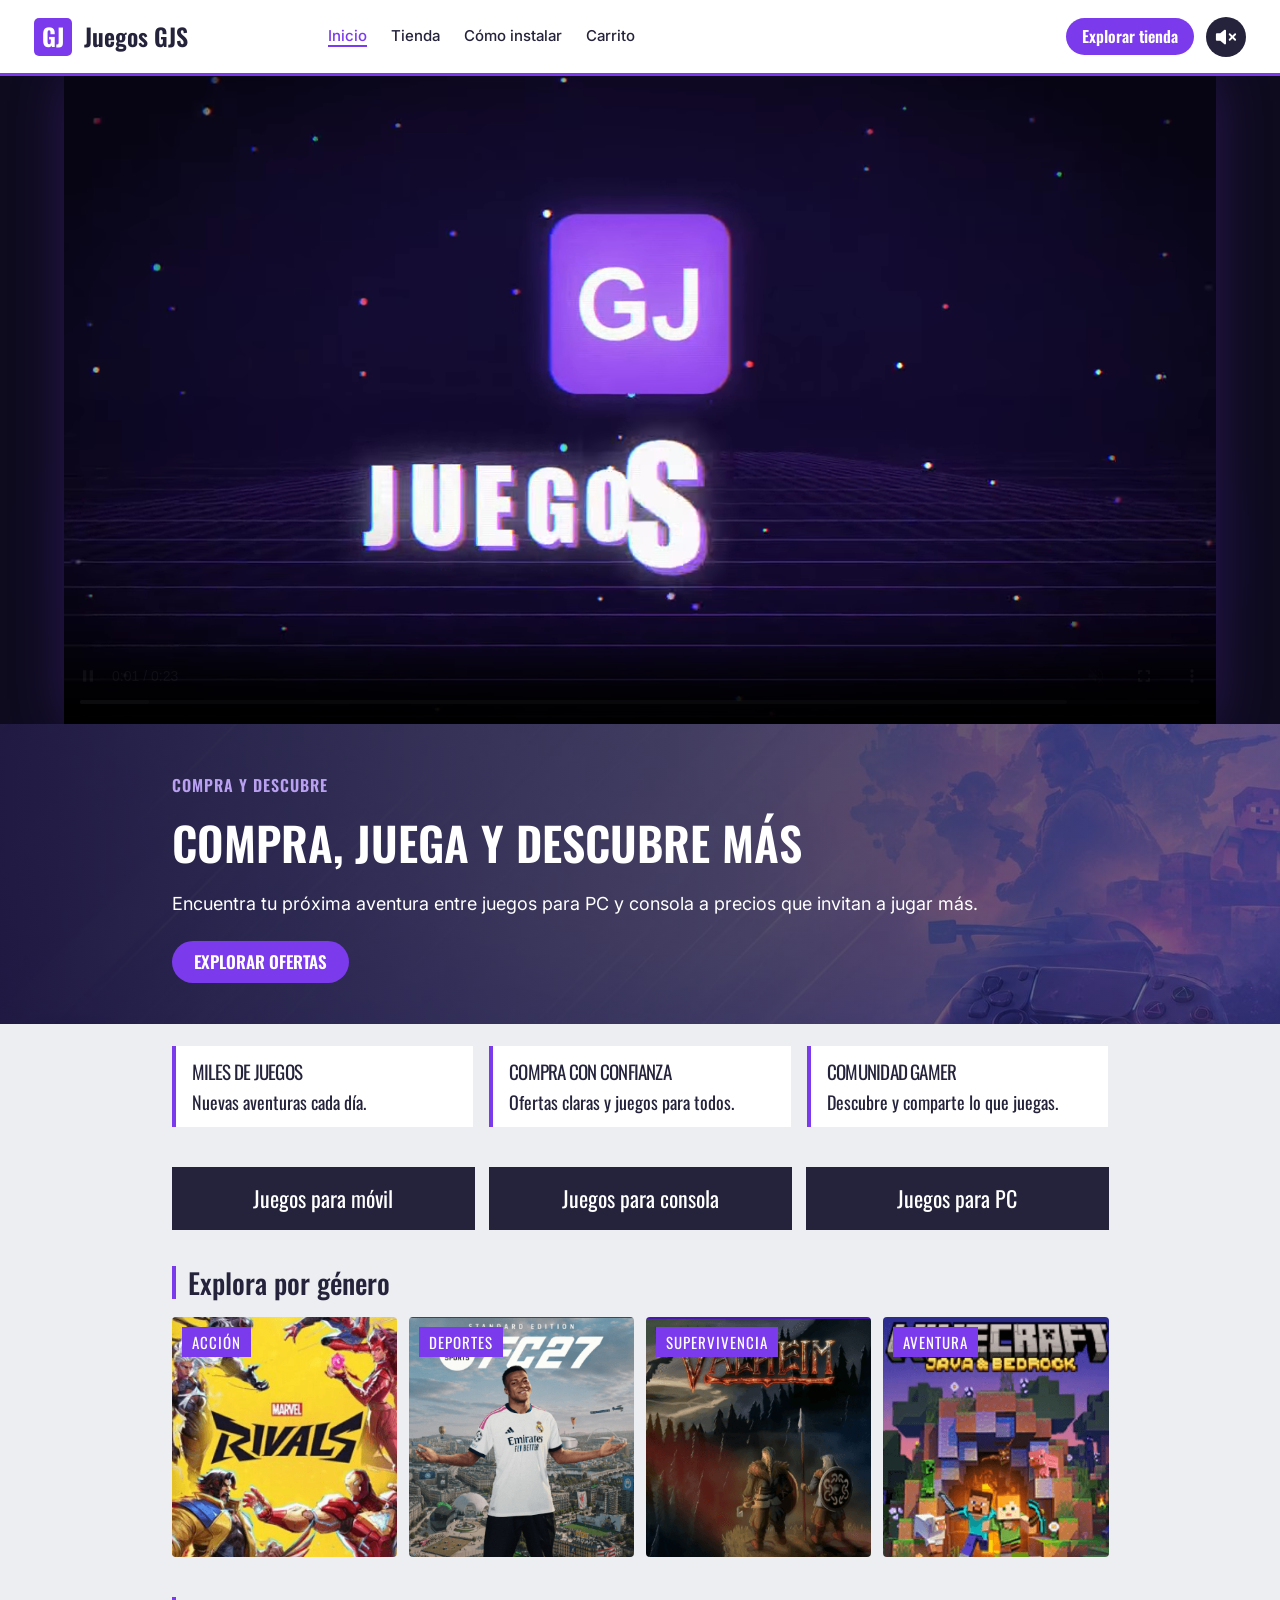
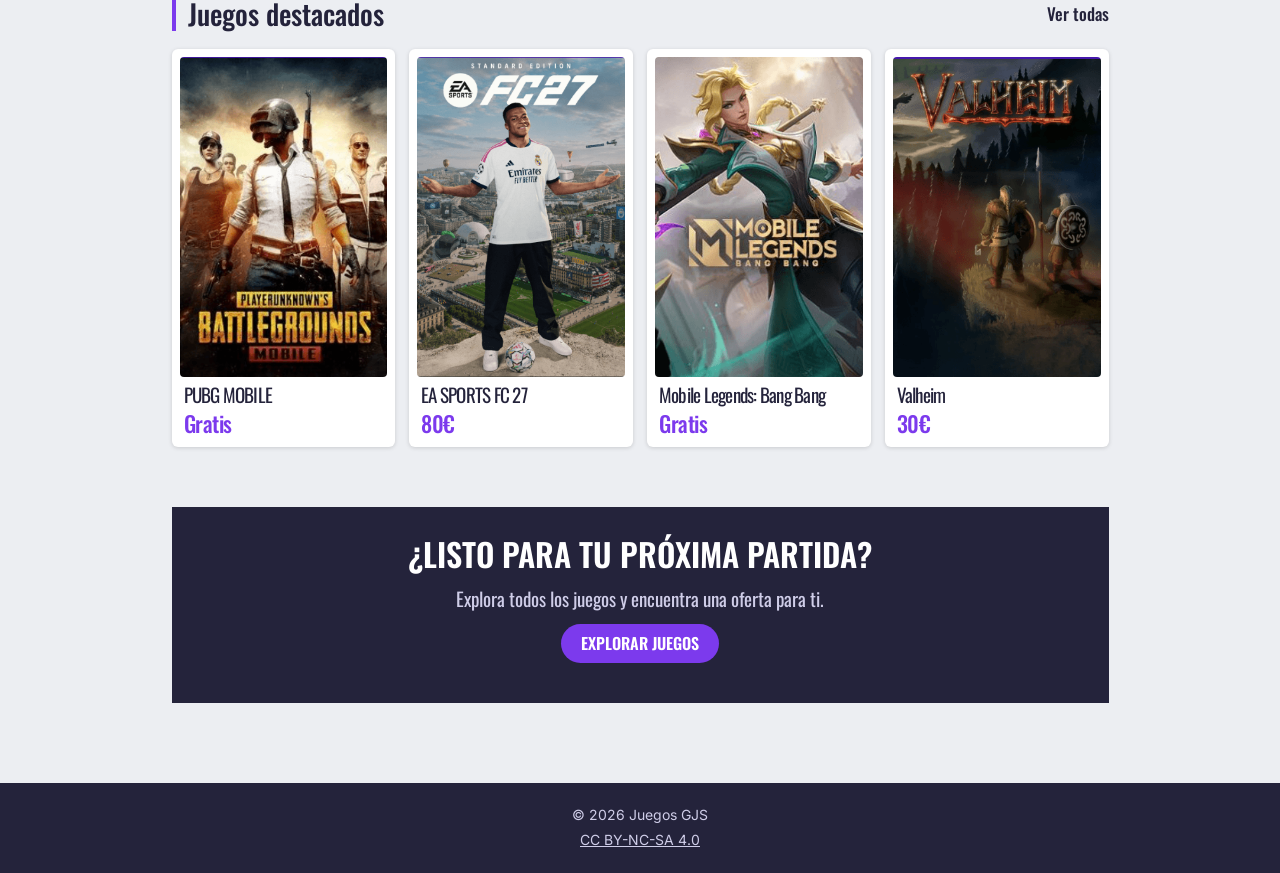
<file: index.html>
<!DOCTYPE html>
<html lang="es">
<head>
  <meta charset="UTF-8">
  <meta name="viewport" content="width=device-width, initial-scale=1.0">
  <title>Game / Drop — videojuegos a mejor precio</title>
  <link rel="preconnect" href="https://fonts.googleapis.com">
  <link rel="preconnect" href="https://fonts.gstatic.com" crossorigin>
  <link href="https://fonts.googleapis.com/css2?family=Inter:wght@400;500&family=Oswald:wght@400;500;600;700&display=swap" rel="stylesheet">
  <link rel="stylesheet" href="styles.css?v=6">
  <link rel="icon" href="favicon.ico" sizes="any">
  <link rel="icon" href="img/logo.svg" type="image/svg+xml">
</head>
<body>


  <nav class="nav">
    <a href="index.html" class="logo">
      <span class="logo-icon">GJ</span>
      <span class="logo-text">Juegos GJS</span>
    </a>
    <div class="nav-links">
      <a href="index.html" class="active">Inicio</a>
      <a href="tienda.html">Tienda</a>
      <a href="#">Cómo instalar</a>
      <a href="#">Carrito</a>
    </div>
    <a href="tienda.html" class="btn btn-nav">Explorar tienda</a>
    <button class="music-toggle" id="music-toggle" type="button" aria-pressed="false" aria-label="Activar música">
      <svg viewBox="0 0 24 24" width="22" height="22" fill="none" stroke="currentColor" stroke-width="2" stroke-linecap="round" stroke-linejoin="round" aria-hidden="true">
        <path d="M11 5 6 9H2v6h4l5 4z" fill="currentColor"/>
        <g class="wave"><path d="M15.5 8.5a5 5 0 0 1 0 7"/><path d="M19 5a10 10 0 0 1 0 14"/></g>
        <g class="mute"><path d="m16 9 6 6"/><path d="m22 9-6 6"/></g>
      </svg>
    </button>
    <audio id="bg-music" loop preload="none">
      <source src="media/musica-ambiental.mp3" type="audio/mpeg">
    </audio>
  </nav>


  <section class="intro-video">
    <canvas class="intro-ambient" width="64" height="36" aria-hidden="true"></canvas>
    <video controls autoplay muted loop playsinline preload="auto" poster="img/hero.jpg" aria-label="Vídeo de presentación de Juegos GJS">
      <source src="media/presentacion.mp4" type="video/mp4">
      <source src="media/presentacion.webm" type="video/webm">
    </video>
  </section>

  <header class="hero">
    <div class="container">
      <p class="hero-label">COMPRA Y DESCUBRE</p>
      <h1>COMPRA, JUEGA Y DESCUBRE MÁS</h1>
      <p class="hero-text">Encuentra tu próxima aventura entre juegos para PC y consola a precios que invitan a jugar más.</p>
      <a href="tienda.html" class="btn btn-hero">EXPLORAR OFERTAS</a>
    </div>
  </header>

  <main class="container">


    <section class="features">
      <div class="feature feature-1">
        <h3>MILES DE JUEGOS</h3>
        <p>Nuevas aventuras cada día.</p>
      </div>
      <div class="feature feature-2">
        <h3>COMPRA CON CONFIANZA</h3>
        <p>Ofertas claras y juegos para todos.</p>
      </div>
      <div class="feature feature-3">
        <h3>COMUNIDAD GAMER</h3>
        <p>Descubre y comparte lo que juegas.</p>
      </div>
    </section>


    <section class="platforms">
      <a href="juego-pubg-mobile.html" class="platform"><h2>Juegos para móvil</h2></a>
      <a href="juego-pubg-mobile.html" class="platform"><h2>Juegos para consola</h2></a>
      <a href="juego-pubg-mobile.html" class="platform"><h2>Juegos para PC</h2></a>
    </section>


    <section class="genres">
      <h2 class="section-title">Explora por género</h2>
      <div class="genre-grid">
        <a href="juego-pubg-mobile.html" class="genre">
          <img src="img/accion.png" alt="Marvel Rivals">
          <mark>ACCIÓN</mark>
        </a>
        <a href="juego-pubg-mobile.html" class="genre">
          <img src="img/fc27.png" alt="EA Sports FC 27" class="top">
          <mark>DEPORTES</mark>
        </a>
        <a href="juego-pubg-mobile.html" class="genre">
          <img src="img/valheim.png" alt="Valheim" class="top">
          <mark>SUPERVIVENCIA</mark>
        </a>
        <a href="juego-pubg-mobile.html" class="genre">
          <img src="img/minecraft.png" alt="Minecraft" class="top">
          <mark>AVENTURA</mark>
        </a>
      </div>
    </section>

    <section class="featured">
      <div class="section-head">
        <h2 class="section-title">Juegos destacados</h2>
        <a href="tienda.html" class="see-all">Ver todas</a>
      </div>
      <div class="game-grid">
        <a href="juego-pubg-mobile.html" class="game">
          <img src="img/pubg.png" alt="PUBG Mobile">
          <h3>PUBG MOBILE</h3>
          <p>Gratis</p>
        </a>
        <a href="juego-pubg-mobile.html" class="game">
          <img src="img/fc27.png" alt="EA Sports FC 27">
          <h3>EA SPORTS FC 27</h3>
          <p>80€</p>
        </a>
        <a href="juego-pubg-mobile.html" class="game">
          <img src="img/mobile-legends.png" alt="Mobile Legends: Bang Bang">
          <h3>Mobile Legends: Bang Bang</h3>
          <p>Gratis</p>
        </a>
        <a href="juego-pubg-mobile.html" class="game">
          <img src="img/valheim.png" alt="Valheim">
          <h3>Valheim</h3>
          <p>30€</p>
        </a>
      </div>
    </section>

    <section class="cta">
      <h2>¿LISTO PARA TU PRÓXIMA PARTIDA?</h2>
      <p>Explora todos los juegos y encuentra una oferta para ti.</p>
      <a href="tienda.html" class="btn btn-cta">EXPLORAR JUEGOS</a>
    </section>

  </main>

  <footer class="footer">
    <p>&copy; 2026 Juegos GJS</p>
    <p class="license">
      <a href="https://creativecommons.org/licenses/by-nc-sa/4.0/" target="_blank" rel="license noopener noreferrer">CC BY-NC-SA 4.0</a>
    </p>
  </footer>

  <script src="music.js"></script>
  <script src="ambient.js"></script>
</body>
</html>
</file>
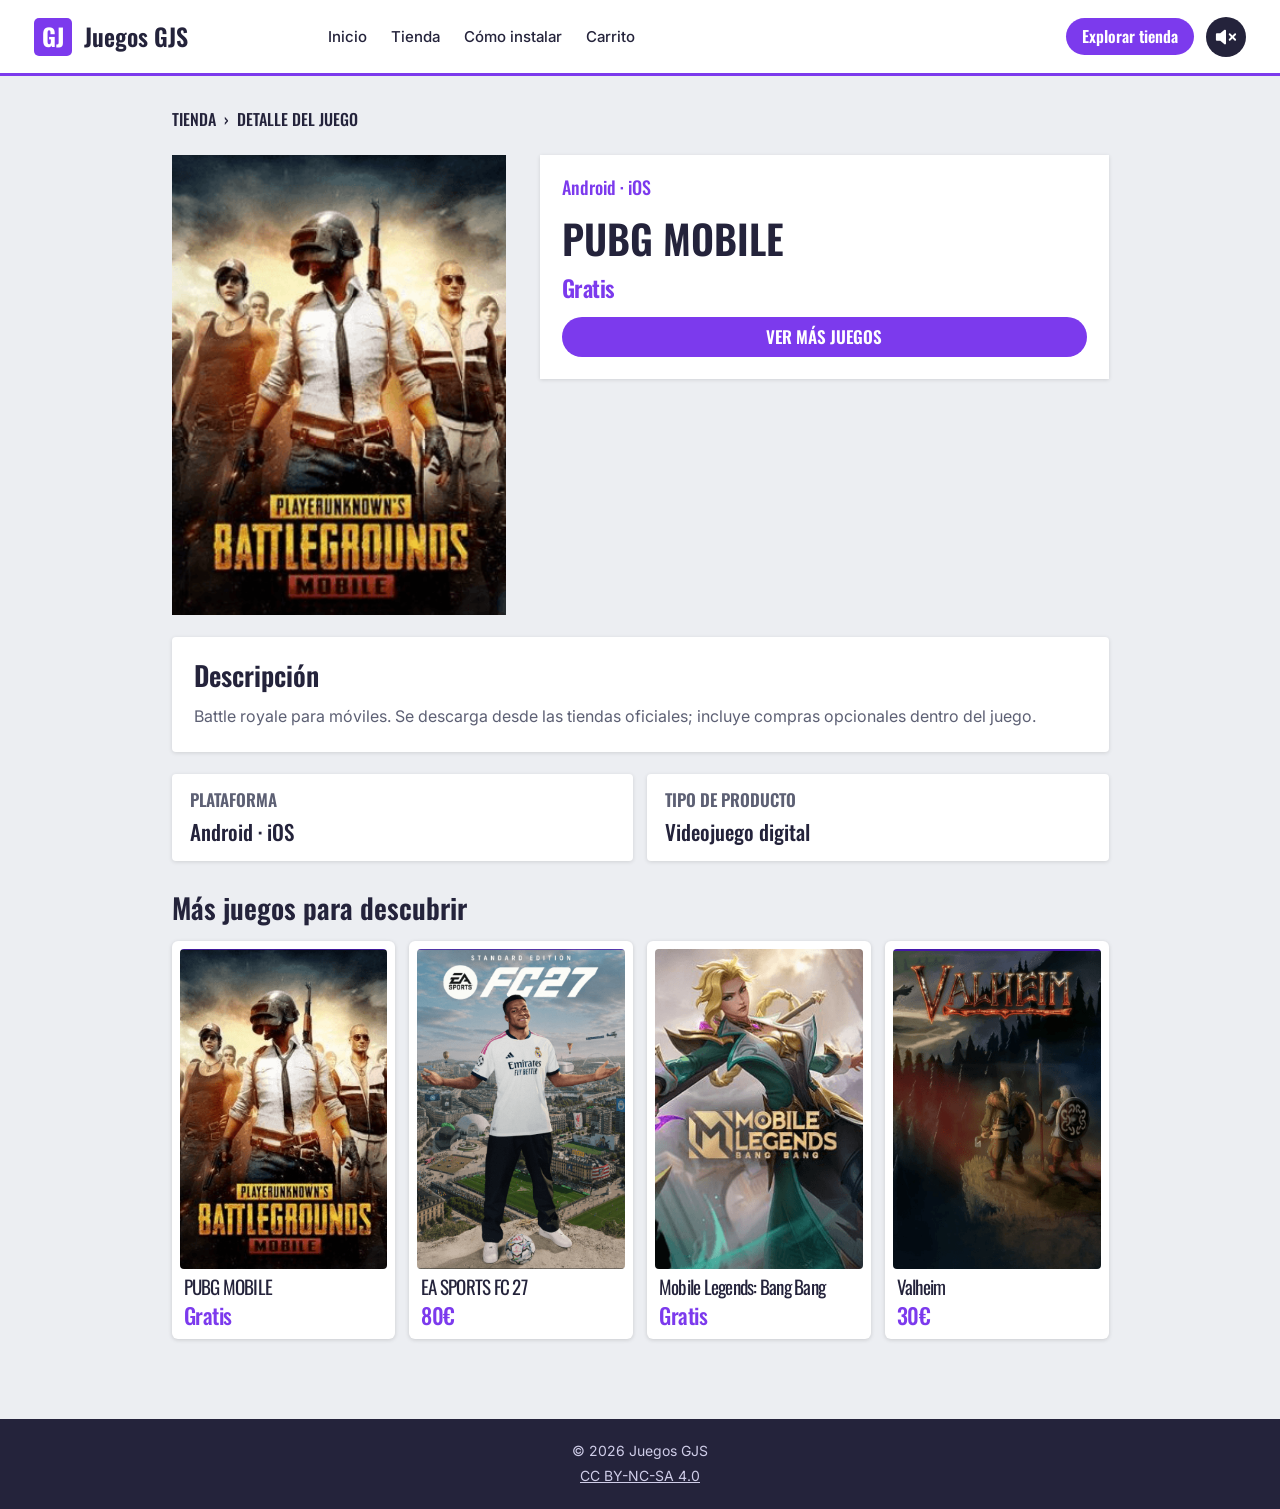
<file: juego-pubg-mobile.html>
<!DOCTYPE html>
<html lang="es">
<head>
  <meta charset="UTF-8">
  <meta name="viewport" content="width=device-width, initial-scale=1.0">
  <title>PUBG MOBILE — Game / Drop</title>
  <link rel="preconnect" href="https://fonts.googleapis.com">
  <link rel="preconnect" href="https://fonts.gstatic.com" crossorigin>
  <link href="https://fonts.googleapis.com/css2?family=Inter:wght@400;500&family=Oswald:wght@400;500;600;700&display=swap" rel="stylesheet">
  <link rel="stylesheet" href="styles.css?v=6">
  <link rel="icon" href="favicon.ico" sizes="any">
  <link rel="icon" href="img/logo.svg" type="image/svg+xml">
</head>
<body>

  <nav class="nav">
    <a href="index.html" class="logo">
      <span class="logo-icon">GJ</span>
      <span class="logo-text">Juegos GJS</span>
    </a>
    <div class="nav-links">
      <a href="index.html">Inicio</a>
      <a href="tienda.html">Tienda</a>
      <a href="#">Cómo instalar</a>
      <a href="#">Carrito</a>
    </div>
    <a href="tienda.html" class="btn btn-nav">Explorar tienda</a>
    <button class="music-toggle" id="music-toggle" type="button" aria-pressed="false" aria-label="Activar música">
      <svg viewBox="0 0 24 24" width="22" height="22" fill="none" stroke="currentColor" stroke-width="2" stroke-linecap="round" stroke-linejoin="round" aria-hidden="true">
        <path d="M11 5 6 9H2v6h4l5 4z" fill="currentColor"/>
        <g class="wave"><path d="M15.5 8.5a5 5 0 0 1 0 7"/><path d="M19 5a10 10 0 0 1 0 14"/></g>
        <g class="mute"><path d="m16 9 6 6"/><path d="m22 9-6 6"/></g>
      </svg>
    </button>
    <audio id="bg-music" loop preload="none">
      <source src="media/musica-ambiental.mp3" type="audio/mpeg">
    </audio>
  </nav>

  <main class="container detail">

    <a href="tienda.html" class="breadcrumb">TIENDA &nbsp;›&nbsp; DETALLE DEL JUEGO</a>

    <section class="detail-top">
      <img src="img/pubg.png" alt="PUBG Mobile" class="cover">
      <div class="detail-info">
        <p class="platform-label">Android · iOS</p>
        <h1>PUBG MOBILE</h1>
        <p class="price">Gratis</p>
        <a href="tienda.html" class="btn btn-block">VER MÁS JUEGOS</a>
      </div>
    </section>

    <section class="box description">
      <h2>Descripción</h2>
      <p>Battle royale para móviles. Se descarga desde las tiendas oficiales; incluye compras opcionales dentro del juego.</p>
    </section>

    <section class="specs">
      <div class="box">
        <h3>PLATAFORMA</h3>
        <p>Android · iOS</p>
      </div>
      <div class="box">
        <h3>TIPO DE PRODUCTO</h3>
        <p>Videojuego digital</p>
      </div>
    </section>

    <section class="more">
      <h2>Más juegos para descubrir</h2>
      <div class="game-grid">
        <a href="juego-pubg-mobile.html" class="game">
          <img src="img/pubg.png" alt="PUBG Mobile">
          <h3>PUBG MOBILE</h3>
          <p>Gratis</p>
        </a>
        <a href="#" class="game">
          <img src="img/fc27.png" alt="EA Sports FC 27">
          <h3>EA SPORTS FC 27</h3>
          <p>80€</p>
        </a>
        <a href="#" class="game">
          <img src="img/mobile-legends.png" alt="Mobile Legends: Bang Bang">
          <h3>Mobile Legends: Bang Bang</h3>
          <p>Gratis</p>
        </a>
        <a href="#" class="game">
          <img src="img/valheim.png" alt="Valheim">
          <h3>Valheim</h3>
          <p>30€</p>
        </a>
      </div>
    </section>

  </main>

  <footer class="footer">
    <p>&copy; 2026 Juegos GJS</p>
    <p class="license">
      <a href="https://creativecommons.org/licenses/by-nc-sa/4.0/" target="_blank" rel="license noopener noreferrer">CC BY-NC-SA 4.0</a>
    </p>
  </footer>

  <script src="music.js"></script>
</body>
</html>
</file>
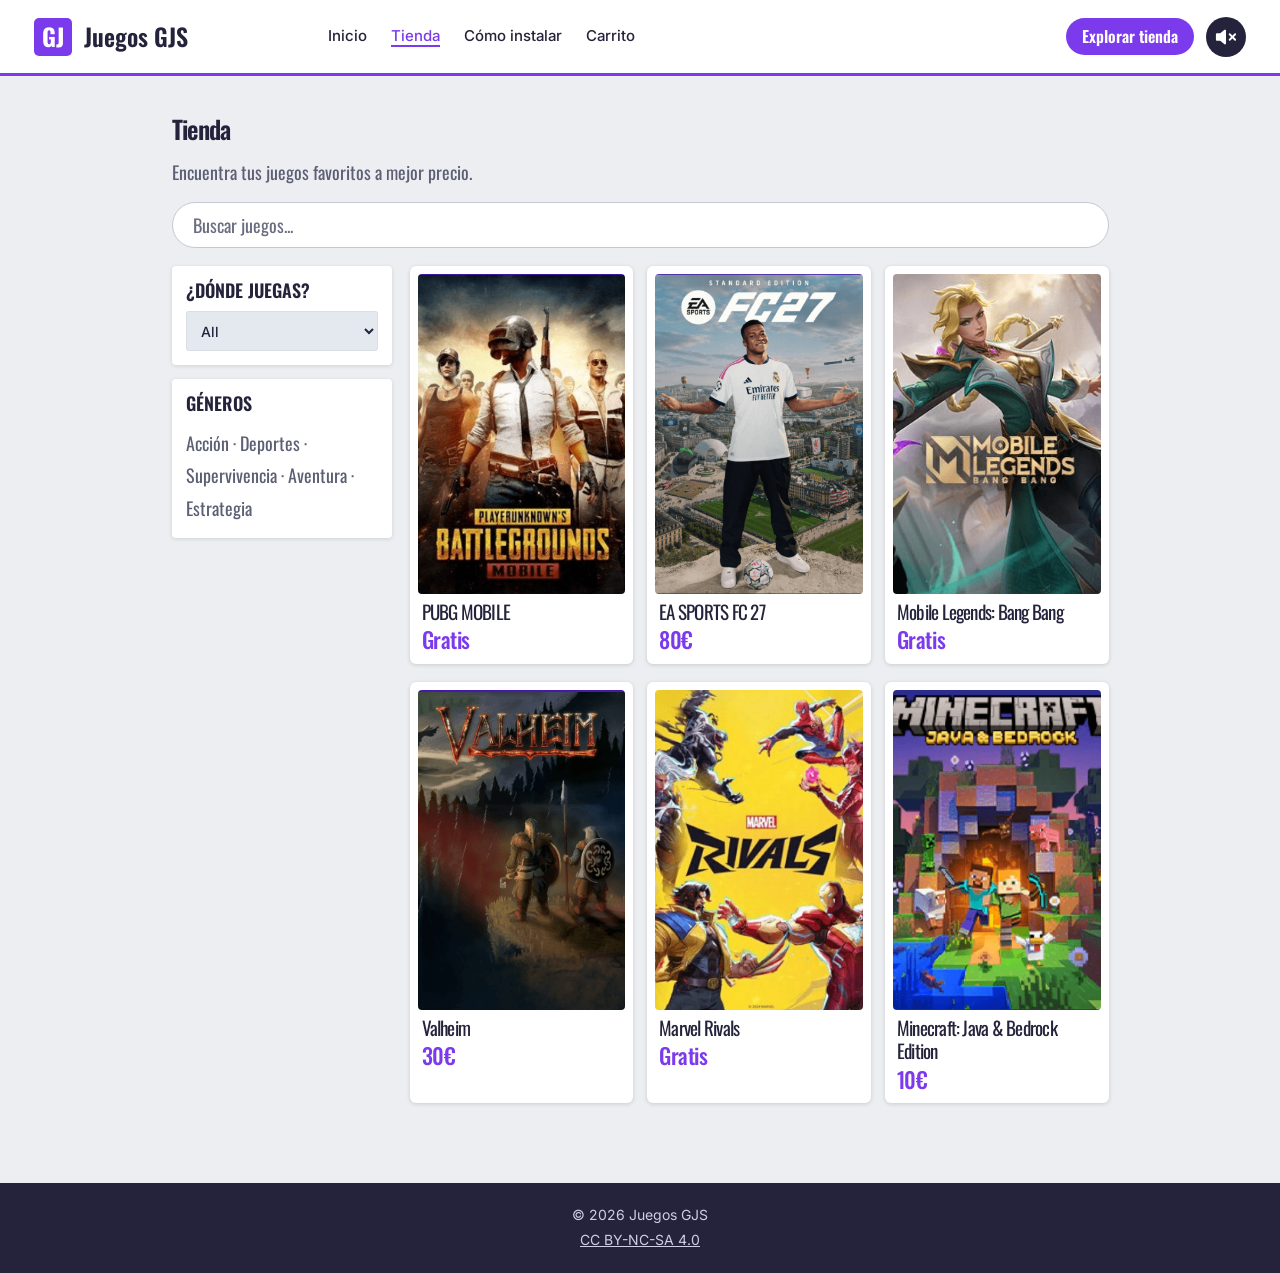
<file: tienda.html>
<!DOCTYPE html>
<html lang="es">
<head>
  <meta charset="UTF-8">
  <meta name="viewport" content="width=device-width, initial-scale=1.0">
  <title>Tienda — Game / Drop</title>
  <link rel="preconnect" href="https://fonts.googleapis.com">
  <link rel="preconnect" href="https://fonts.gstatic.com" crossorigin>
  <link href="https://fonts.googleapis.com/css2?family=Inter:wght@400;500&family=Oswald:wght@400;500;600;700&display=swap" rel="stylesheet">
  <link rel="stylesheet" href="styles.css?v=6">
  <link rel="icon" href="favicon.ico" sizes="any">
  <link rel="icon" href="img/logo.svg" type="image/svg+xml">
</head>
<body>

  <nav class="nav">
    <a href="index.html" class="logo">
      <span class="logo-icon">GJ</span>
      <span class="logo-text">Juegos GJS</span>
    </a>
    <div class="nav-links">
      <a href="index.html">Inicio</a>
      <a href="tienda.html" class="active">Tienda</a>
      <a href="#">Cómo instalar</a>
      <a href="#">Carrito</a>
    </div>
    <a href="tienda.html" class="btn btn-nav">Explorar tienda</a>
    <button class="music-toggle" id="music-toggle" type="button" aria-pressed="false" aria-label="Activar música">
      <svg viewBox="0 0 24 24" width="22" height="22" fill="none" stroke="currentColor" stroke-width="2" stroke-linecap="round" stroke-linejoin="round" aria-hidden="true">
        <path d="M11 5 6 9H2v6h4l5 4z" fill="currentColor"/>
        <g class="wave"><path d="M15.5 8.5a5 5 0 0 1 0 7"/><path d="M19 5a10 10 0 0 1 0 14"/></g>
        <g class="mute"><path d="m16 9 6 6"/><path d="m22 9-6 6"/></g>
      </svg>
    </button>
    <audio id="bg-music" loop preload="none">
      <source src="media/musica-ambiental.mp3" type="audio/mpeg">
    </audio>
  </nav>

  <main class="container shop">

    <h1 class="page-title">Tienda</h1>
    <p class="page-subtitle">Encuentra tus juegos favoritos a mejor precio.</p>

    <input type="text" class="search" placeholder="Buscar juegos...">

    <div class="shop-layout">

      <aside class="filters">
        <div class="box">
          <h3>¿DÓNDE JUEGAS?</h3>
          <select>
            <option>All</option>
            <option>Móvil</option>
            <option>Consola</option>
            <option>PC</option>
          </select>
        </div>
        <div class="box">
          <h3>GÉNEROS</h3>
          <p>Acción · Deportes · Supervivencia · Aventura · Estrategia</p>
        </div>
      </aside>

      <div class="game-grid shop-grid">
        <a href="juego-pubg-mobile.html" class="game">
          <img src="img/pubg.png" alt="PUBG Mobile">
          <h3>PUBG MOBILE</h3>
          <p>Gratis</p>
        </a>
        <a href="#" class="game">
          <img src="img/fc27.png" alt="EA Sports FC 27">
          <h3>EA SPORTS FC 27</h3>
          <p>80€</p>
        </a>
        <a href="#" class="game">
          <img src="img/mobile-legends.png" alt="Mobile Legends: Bang Bang">
          <h3>Mobile Legends: Bang Bang</h3>
          <p>Gratis</p>
        </a>
        <a href="#" class="game">
          <img src="img/valheim.png" alt="Valheim">
          <h3>Valheim</h3>
          <p>30€</p>
        </a>
        <a href="#" class="game">
          <img src="img/accion.png" alt="Marvel Rivals">
          <h3>Marvel Rivals</h3>
          <p>Gratis</p>
        </a>
        <a href="#" class="game">
          <img src="img/minecraft.png" alt="Minecraft: Java & Bedrock Edition">
          <h3>Minecraft: Java &amp; Bedrock Edition</h3>
          <p>10€</p>
        </a>
      </div>

    </div>

  </main>

  <footer class="footer">
    <p>&copy; 2026 Juegos GJS</p>
    <p class="license">
      <a href="https://creativecommons.org/licenses/by-nc-sa/4.0/" target="_blank" rel="license noopener noreferrer">CC BY-NC-SA 4.0</a>
    </p>
  </footer>

  <script src="music.js"></script>
</body>
</html>
</file>
<file: styles.css>
* {
  margin: 0;
  padding: 0;
  box-sizing: border-box;
}

body {
  background: #dde3e9;
  color: #24233b;
  font-family: "Oswald", sans-serif;
  line-height: 1.2;
}

a {
  color: inherit;
  text-decoration: none;
}

img {
  display: block;
  width: 100%;
  object-fit: cover;
  border-radius: 4px;
}

.container {
  max-width: 1009px;
  margin: 0 auto;
  padding: 0 36px;
}

.btn {
  display: inline-block;
  background: #7c3aed;
  color: #fff;
  font-family: "Oswald", sans-serif;
  font-weight: 600;
}

.btn:hover {
  background: #6d28d9;
  text-decoration: underline;
}

.btn-nav {
  padding: 9px 16px;
  font-size: 16px;
  border-radius: 4px;
}

.btn-hero {
  padding: 11px 22px;
  font-size: 17px;
  border-radius: 3px;
}

.btn-cta {
  padding: 10px 20px;
  font-size: 16px;
  border-radius: 3px;
}

.nav {
  height: 76px;
  padding: 0 34px;
  background: #eceff3;
  border-bottom: 1px solid #cfd5dc;
  display: flex;
  align-items: center;
  justify-content: space-between;
}

.logo {
  display: flex;
  align-items: center;
  gap: 12px;
}

.logo-icon {
  width: 38px;
  height: 38px;
  background: #7c3aed;
  color: #fff;
  border-radius: 5px;
  font-size: 24px;
  font-weight: 700;
  display: flex;
  align-items: center;
  justify-content: center;
}

.logo-text {
  font-size: 24px;
  font-weight: 600;
}

.nav-links {
  display: flex;
  gap: 24px;
  margin-left: 140px;
  margin-right: auto;
}

.nav-links a {
  font-family: "Inter", sans-serif;
  font-size: 15px;
  font-weight: 500;
}

.nav-links a.active,
.nav-links a:hover {
  color: #7c3aed;
}

.hero {
  height: 330px;
  padding-top: 56px;
  background: url("img/hero.jpg") center / cover no-repeat;
  color: #fff;
}

.hero-label {
  color: #b9a0f0;
  font-size: 16px;
  font-weight: 600;
  letter-spacing: 1px;
}

.hero h1 {
  margin-top: 22px;
  font-size: 54px;
  font-weight: 700;
  line-height: 1.1;
}

.hero-text {
  margin-top: 22px;
  font-family: "Inter", sans-serif;
  font-size: 18px;
  line-height: 1.6;
}

.btn-hero {
  margin-top: 22px;
}

.features {
  margin-top: 22px;
  display: grid;
  grid-template-columns: repeat(3, 1fr);
  gap: 14px;
}

.feature {
  padding: 14px 16px;
  border: 1px solid #8a7fb8;
  border-radius: 4px;
}

.feature h3 {
  font-size: 19px;
  font-weight: 400;
  line-height: 1.25;
  letter-spacing: -0.76px;
}

.feature p {
  margin-top: 8px;
  font-size: 18px;
}

.platforms {
  margin-top: 40px;
  display: grid;
  grid-template-columns: repeat(3, 1fr);
  gap: 14px;
}

.platform {
  padding: 18px 20px;
  border: 1px solid #555;
  border-radius: 4px;
}

.platform h2 {
  font-size: 24px;
  font-weight: 500;
}

.section-title {
  font-size: 28px;
  font-weight: 600;
}

.genres {
  margin-top: 36px;
}

.genre-grid {
  margin-top: 18px;
  display: grid;
  grid-template-columns: repeat(4, 1fr);
  gap: 12px;
}

.genre {
  position: relative;
}

.genre img {
  height: 280px;
}

.genre img.top {
  object-position: 50% 0%;
}

.genre mark {
  position: absolute;
  left: 10px;
  bottom: 10px;
  padding: 6px 10px;
  background: #333b47;
  color: #fff;
  font-size: 20px;
  font-weight: 500;
}

.featured {
  margin-top: 40px;
}

main.container {
  padding-bottom: 80px;
}

.section-head {
  display: flex;
  justify-content: space-between;
  align-items: center;
}

.see-all {
  font-size: 17px;
  font-weight: 500;
}

.game-grid {
  margin-top: 18px;
  display: grid;
  grid-template-columns: repeat(4, 1fr);
  gap: 20px 14px;
}

.game img {
  height: 350px;
}

.game h3 {
  margin-top: 6px;
  font-size: 19px;
  font-weight: 400;
  line-height: 1.25;
  letter-spacing: -0.76px;
}

.game p {
  margin-top: 4px;
  font-size: 22px;
  font-weight: 500;
  line-height: 1.1;
  letter-spacing: -0.46px;
}

.cta {
  margin-top: 60px;
  padding: 28px 30px 40px;
  background: #e6e0f5;
  border: 1px solid #d0cbe3;
  border-radius: 4px;
}

.cta h2 {
  font-size: 32px;
  font-weight: 600;
}

.cta p {
  margin: 14px 0;
  color: #5d6074;
  font-size: 19px;
}

.box {
  background: #fff;
  border: 1px solid #cdd1da;
  border-radius: 4px;
}

.shop {
  padding-top: 38px;
}

.page-title {
  font-size: 25px;
  font-weight: 600;
  letter-spacing: -1px;
}

.page-subtitle {
  margin-top: 18px;
  color: #5d6074;
  font-size: 18px;
}

.search {
  display: block;
  width: 100%;
  margin-top: 18px;
  padding: 10px 14px;
  background: #fff;
  border: 1px solid #c4c8d2;
  border-radius: 3px;
  color: #24233b;
  font-family: "Oswald", sans-serif;
  font-size: 18px;
  line-height: 24px;
  outline: none;
}

.search::placeholder {
  color: #6b6d80;
}

.shop-layout {
  margin-top: 18px;
  display: grid;
  grid-template-columns: 220px 1fr;
  gap: 18px;
  align-items: start;
}

.filters .box {
  padding: 14px;
  margin-bottom: 14px;
}

.filters h3 {
  font-size: 18px;
  font-weight: 600;
}

.filters select {
  width: 100%;
  height: 40px;
  margin-top: 10px;
  padding: 0 10px;
  background: #e4e8ef;
  border: 1px solid rgba(136, 136, 136, 0.1);
  border-radius: 3px;
  color: #24233b;
  font-family: "Inter", sans-serif;
  font-size: 14px;
  font-weight: 500;
}

.filters p {
  margin-top: 12px;
  color: #5d6074;
  font-size: 18px;
  line-height: 1.8;
}

.shop-grid {
  margin-top: 0;
  grid-template-columns: repeat(3, 1fr);
  gap: 18px 14px;
}

.shop-grid .game img {
  height: 360px;
}

.detail {
  padding-top: 31px;
}

.breadcrumb {
  display: inline-block;
  font-size: 16px;
  font-weight: 500;
  line-height: 24px;
}

.detail-top {
  margin-top: 24px;
  display: grid;
  grid-template-columns: 334px 1fr;
  gap: 34px;
  align-items: start;
}

.cover {
  height: 460px;
  border-radius: 4px;
}

.detail-info {
  padding: 22px;
  background: #eceff3;
  border: 1px solid #cdd1da;
  border-radius: 4px;
}

.platform-label {
  color: #7c3aed;
  font-size: 18px;
  font-weight: 500;
}

.detail-info h1 {
  margin-top: 16px;
  font-size: 40px;
  font-weight: 600;
  line-height: 1.15;
}

.price {
  margin-top: 15px;
  font-size: 23px;
  font-weight: 600;
  line-height: 1.1;
  letter-spacing: -0.46px;
}

.btn-block {
  display: block;
  margin-top: 16px;
  padding: 10px;
  border-radius: 3px;
  font-size: 17px;
  text-align: center;
}

.description {
  margin-top: 22px;
  padding: 22px;
}

.description h2 {
  font-size: 27px;
  font-weight: 600;
}

.description p {
  margin-top: 13px;
  color: #5d6074;
  font-family: "Inter", sans-serif;
  font-size: 16px;
  line-height: 1.6;
}

.specs {
  margin-top: 22px;
  display: grid;
  grid-template-columns: 1fr 1fr;
  gap: 14px;
}

.specs .box {
  padding: 16px 18px;
}

.specs h3 {
  color: #5d6074;
  font-size: 17px;
  font-weight: 600;
}

.specs p {
  margin-top: 9px;
  font-size: 21px;
  font-weight: 500;
}

.more {
  margin-top: 30px;
}

.more h2 {
  font-size: 28px;
  font-weight: 600;
}

.more .game-grid {
  margin-top: 17px;
}

body {
  background: #eceef2;
}

.btn,
.btn-nav,
.btn-hero,
.btn-cta,
.btn-block {
  border-radius: 999px;
}

.nav {
  background: #fff;
  border-bottom: 3px solid #7c3aed;
}

.nav-links a.active {
  border-bottom: 2px solid #7c3aed;
}

.hero {
  height: 300px;
  padding-top: 52px;
  background-image: linear-gradient(90deg, rgba(20, 10, 50, 0.85), rgba(20, 10, 50, 0.25)), url("img/hero.jpg");
}

.hero h1 {
  font-size: 46px;
  font-weight: 600;
}

.features {
  gap: 16px;
}

.feature {
  background: #fff;
  border: none;
  border-left: 4px solid #7c3aed;
  border-radius: 0;
}

.platform {
  background: #24233b;
  color: #fff;
  border: none;
  border-radius: 0;
  text-align: center;
}

.platform h2 {
  font-size: 22px;
  font-weight: 400;
}

.platform:hover {
  background: #7c3aed;
}

.section-title {
  font-weight: 500;
  border-left: 4px solid #7c3aed;
  padding-left: 12px;
}

.genre img {
  height: 240px;
}

.genre mark {
  top: 10px;
  bottom: auto;
  background: #7c3aed;
  font-size: 15px;
  font-weight: 400;
  letter-spacing: 1px;
}

.game {
  display: block;
  padding: 8px 8px 12px;
  background: #fff;
  border-radius: 6px;
  box-shadow: 0 1px 4px rgba(0, 0, 0, 0.15);
}

.game img {
  height: 320px;
}

.shop-grid .game img {
  height: 320px;
}

.game h3,
.game p {
  padding: 0 4px;
}

.game p {
  color: #7c3aed;
}

.cta {
  background: #24233b;
  border: none;
  border-radius: 0;
  color: #fff;
  text-align: center;
}

.cta p {
  color: #cfcde8;
}

.box {
  border: none;
  box-shadow: 0 1px 4px rgba(0, 0, 0, 0.12);
}

.detail-info {
  background: #fff;
  border: none;
  border-radius: 0;
  box-shadow: 0 1px 4px rgba(0, 0, 0, 0.12);
}

.detail-info .price {
  color: #7c3aed;
}

.cover {
  border-radius: 0;
}

.search {
  border-radius: 999px;
  padding-left: 20px;
}

.footer {
  padding: 24px 36px;
  background: #24233b;
  color: #cfcde8;
  font-family: "Inter", sans-serif;
  font-size: 14px;
  text-align: center;
}

.footer .license {
  margin-top: 8px;
}

.footer a {
  text-decoration: underline;
}

/* Multimedia */
.intro-video {
  position: relative;
  overflow: hidden;
  background: #14102a;
}

.intro-ambient {
  position: absolute;
  inset: 0;
  width: 100%;
  height: 100%;
  object-fit: cover;
  filter: blur(50px) saturate(1.2) brightness(0.7);
  opacity: 0.55;
  transform: scale(1.25);
}

.intro-video video {
  display: block;
  width: min(100%, calc(72vh * 16 / 9));
  margin: 0 auto;
  aspect-ratio: 16 / 9;
  background: #000;
  position: relative;
  z-index: 1;
  box-shadow: 0 0 50px rgba(124, 58, 237, 0.25);
}

/* Responsive: tablet */
@media (max-width: 900px) {
  .container {
    padding: 0 20px;
  }

  .nav {
    height: auto;
    padding: 12px 20px;
    flex-wrap: wrap;
    gap: 10px;
  }

  .nav-links {
    margin-left: 24px;
  }

  .hero {
    height: auto;
    padding: 40px 0;
  }

  .hero h1 {
    font-size: 36px;
  }

  .genre-grid,
  .game-grid,
  .more .game-grid {
    grid-template-columns: repeat(2, 1fr);
  }

  .shop-grid {
    grid-template-columns: repeat(2, 1fr);
  }

  .shop-layout {
    grid-template-columns: 1fr;
  }

  .detail-top {
    grid-template-columns: 240px 1fr;
    gap: 20px;
  }

  .cover {
    height: 340px;
  }

}

/* Responsive: móvil */
@media (max-width: 600px) {
  .nav {
    justify-content: center;
  }

  .nav-links {
    width: 100%;
    margin: 0;
    justify-content: center;
    flex-wrap: wrap;
    gap: 14px;
  }

  .btn-nav {
    display: none;
  }

  .hero h1 {
    font-size: 28px;
  }

  .hero-text {
    font-size: 16px;
  }

  .features,
  .platforms,
  .specs {
    grid-template-columns: 1fr;
  }

  .genre-grid,
  .game-grid,
  .shop-grid,
  .more .game-grid {
    grid-template-columns: 1fr;
  }

  .game img,
  .shop-grid .game img,
  .genre img {
    height: 240px;
  }

  .detail-top {
    grid-template-columns: 1fr;
  }

  .cover {
    height: 300px;
  }

  .detail-info h1 {
    font-size: 30px;
  }

  .cta h2 {
    font-size: 24px;
  }
}

/* Botón de música */
.music-toggle {
  margin-left: 12px;
  width: 40px;
  height: 40px;
  display: flex;
  align-items: center;
  justify-content: center;
  background: #24233b;
  color: #fff;
  border: none;
  border-radius: 50%;
  cursor: pointer;
}

.music-toggle:hover {
  background: #7c3aed;
}

.music-toggle .wave {
  display: none;
}

.music-toggle.is-on .wave {
  display: inline;
}

.music-toggle.is-on .mute {
  display: none;
}

@media (max-width: 600px) {
  .music-toggle {
    margin-left: 0;
  }
}
</file>
